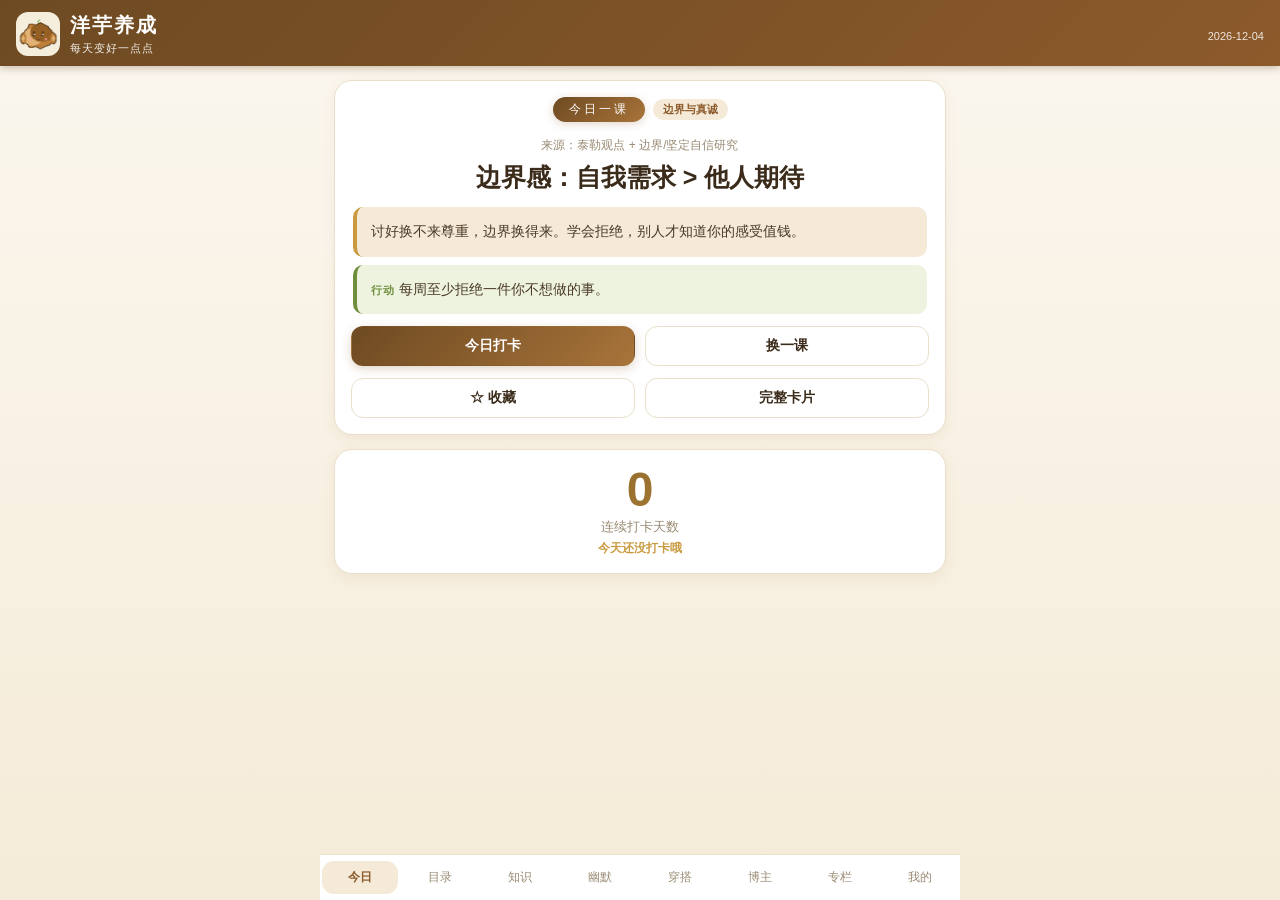
<file: index.html>
<!DOCTYPE html>
<html lang="zh-CN">
<head>
<meta charset="utf-8">
<meta name="viewport" content="width=device-width, initial-scale=1, viewport-fit=cover">
<meta name="theme-color" content="#8C5A2B">
<title>洋芋养成</title>
<link rel="manifest" href="manifest.webmanifest">
<link rel="icon" href="icons/icon-192.png">
<link rel="apple-touch-icon" href="icons/icon-180.png">
<link rel="stylesheet" href="style.css">
</head>
<body>

<header>
  <div class="head-left">
    <img class="logo" src="icons/icon-192.png" alt="洋芋养成">
    <div>
      <h1>洋芋养成</h1>
      <p id="headLine" class="head-line">每天变好一点点</p>
    </div>
  </div>
  <div id="headDate" class="head-date"></div>
</header>

<main>
  <!-- 今日 -->
  <section id="tab-today" class="tab active">
    <div class="card today-card">
      <div class="today-top">
        <span class="today-tag">今日一课</span>
        <span id="todayCat" class="cat-chip"></span>
      </div>
      <div class="today-src" id="todaySrc"></div>
      <div class="today-title" id="todayTitle"></div>
      <div class="detail" id="todayDetail"></div>
      <div class="detail act" id="todayAction"></div>
      <div class="btn-row">
        <button id="checkinBtn" class="btn primary">今日打卡</button>
        <button id="shuffleBtn" class="btn">换一课</button>
      </div>
      <div class="btn-row">
        <button id="favBtn" class="btn">☆ 收藏</button>
        <button id="fullBtn" class="btn">完整卡片</button>
      </div>
    </div>
    <div class="card streak-card">
      <div class="streak-num" id="streakNum">0</div>
      <div class="streak-label">连续打卡天数</div>
      <div class="streak-sub" id="streakSub">今天还没打卡哦</div>
    </div>
  </section>

  <!-- 知识库 -->
  <section id="tab-browse" class="tab">
    <div class="card">
      <input id="searchInput" class="search" type="search" placeholder="搜索标题 / 来源 / 关键词">
      <div class="chips-line wrap" id="catChips"></div>
    </div>
    <div id="cardList"></div>
  </section>

  <!-- 目录 -->
  <section id="tab-toc" class="tab">
    <div class="card">
      <div class="card-title">全部内容目录</div>
      <p class="hint">按分类查看全部卡片，点标题直接打开完整内容。总数：<span id="tocCount"></span></p>
    </div>
    <div id="tocList"></div>
  </section>

  <!-- 收藏 -->

  <!-- 幽默聊天 -->
  <section id="tab-humor" class="tab">
    <div class="card golden-card">
      <div class="today-top">
        <span class="today-tag">今日金句</span>
        <span id="goldenTag" class="cat-chip"></span>
      </div>
      <div class="golden-line" id="goldenLine"></div>
      <div class="btn-row">
        <button id="goldenCopyBtn" class="btn">复制</button>
        <button id="goldenShuffleBtn" class="btn primary">换一句</button>
      </div>
    </div>
    <div class="card practice-card">
      <div class="today-top">
        <span class="today-tag">撩人练习</span>
        <span id="practiceCat" class="cat-chip"></span>
      </div>
      <div class="today-src" id="practiceSrc"></div>
      <div class="today-title" id="practiceTitle"></div>
      <div class="example" id="practiceEx"></div>
      <div class="btn-row">
        <button id="practiceBtn" class="btn primary">练完打卡</button>
      </div>
      <div class="streak-sub" id="practiceStreakSub"></div>
    </div>
    <div class="card today-card">
      <div class="today-top">
        <span class="today-tag">今日一梗</span>
        <span id="humorCat" class="cat-chip"></span>
      </div>
      <div class="today-src" id="humorSrc"></div>
      <div class="today-title" id="humorTitle"></div>
      <div class="detail" id="humorDetail"></div>
      <div class="example" id="humorEx"></div>
      <div class="detail act" id="humorAction"></div>
      <div class="btn-row">
        <button id="humorShuffleBtn" class="btn primary">换一梗</button>
        <button id="humorFavBtn" class="btn">☆ 收藏</button>
      </div>
      <div class="btn-row">
        <button id="humorFullBtn" class="btn">完整卡片</button>
      </div>
    </div>
    <div class="card">
      <input id="humorSearch" class="search" type="search" placeholder="搜索幽默卡片 / 案例">
      <div class="chips-line wrap" id="humorChips"></div>
    </div>
    <div id="humorList"></div>
  </section>

  <!-- 穿搭 -->
  <section id="tab-style" class="tab">
    <div class="card">
      <div class="card-title">目标身材穿搭基准</div>
      <p class="hint">按你的完美状态（177-178cm / 70-72kg / 体脂12-14% / 肩118-122 / 腰74-76）定制，数字按这个身材计算。</p>
      <div id="styleBody" class="style-list"></div>
    </div>
    <div class="card">
      <div class="card-title">通用尺码规则（177cm）</div>
      <div id="styleRules" class="style-list"></div>
    </div>
    <div class="card">
      <div class="card-title">场景 × 穿搭</div>
      <p class="hint">每个场景标了：穿什么、配什么、为什么（研究依据）、避开什么、更合哪种气质的女生。</p>
      <div id="styleScenes"></div>
    </div>
    <div class="card">
      <div class="card-title">穿搭误区（已核对，去掉错误信息）</div>
      <div id="styleMyths" class="style-list"></div>
    </div>
  </section>

  <!-- 身材相似博主 -->
  <section id="tab-fashion" class="tab">
    <div class="card">
      <div class="card-title">身材相似 · 真实穿搭博主</div>
      <p class="hint">结合国内外主流媒体（小红书 / 抖音 / YouTube / Instagram 等），按你的目标身材（177-178cm / 70-72kg / 体脂12-14%）筛选的真实博主，按类型分为运动街头 / 休闲 / 日常通勤 / 日系 / 韩系 / 极简质感 / 高端正式 / 全能型。点类型才展开博主，每个类型内按粉丝/点赞从高到低排列；名字可一键复制，每条搭配后有视频/资料链接可跳转。</p>
      <p class="hint">目前收录 <b id="fashionCount">0</b> 位，持续更新。</p>
      <div class="btn-row">
        <button id="fashionToggleBtn" class="btn primary">全部展开 / 收起</button>
      </div>
    </div>
    <div id="fashionList"></div>
  </section>

  <!-- 专栏 -->
  <section id="tab-column" class="tab">
    <div class="card">
      <div class="card-title" id="colTitle"></div>
      <p class="hint" id="colIntro"></p>
    </div>
    <div id="columnBody"></div>
    <div class="card">
      <div class="card-title">火种·勇恋派 作品专栏</div>
      <div id="hzTrans"></div>
      <div id="hzProfile"></div>
      <input id="hzSearch" class="search" type="search" placeholder="搜索作品简介（如：破防 / 老板 / 中庸 / 包子）">
      <div class="hint">全量 351 条按置顶+点赞排序；283 条为口播视频无文字简介，仅列目录。主题卡片已并入\"知识\"与\"目录\"的「火种·勇恋派」分类。</div>
      <div id="hzList"></div>
    </div>
  </section>

  <!-- 我的 -->
  <section id="tab-me" class="tab">
    <div class="card">
      <div class="card-title">我的收藏 <span id="favCount" class="chip small"></span></div>
      <p class="hint">点卡片看完整内容，点 ☆ 取消收藏</p>
      <div id="favList"></div>
    </div>
    <div class="card">
      <div class="card-title">打卡记录</div>
      <div class="stat-row">
        <div class="stat"><b id="statStreak">0</b><span>连续天数</span></div>
        <div class="stat"><b id="statTotal">0</b><span>累计打卡</span></div>
        <div class="stat"><b id="statPractice">0</b><span>撩练打卡</span></div>
        <div class="stat"><b id="statFav">0</b><span>收藏卡片</span></div>
      </div>
    </div>
    <div class="card">
      <div class="card-title">证据说明</div>
      <ul class="notes">
        <li>卡片综合了抖音"火种泰勒"《情感原始人》等课程观点，与顶级文献/书籍对照筛选：Buss 1989 跨文化择偶研究、Rogers 1957 共情倾听、Gottman 婚姻研究、依恋理论、Dweck《Mindset》、Neff 自我同情、Clear《原子习惯》、Fogg《Tiny Habits》等。</li>
        <li>幽默板块依据：Bressler 等 2006（幽默生产与择偶）、Martin 2007（幽默四风格）、Keltner 等 2001（调侃即社交游戏）、Treger 等 2013（幽默=兴趣信号）、Huang 等 2015（嘲讽的边界）、Proyer（玩性与关系满意度）。</li>
        <li>穿搭板块依据：Elliot 等 2010（红色提升男性吸引力，J Exp Psychol Gen）、Vrij 1997（黑色感知研究）、ISASE 2024（颜色与力量感）、Fetscherin 2020（男性整洁度与胜任感）、Sell 2017（上肢力量线索）+ 第一印象/晕轮效应研究。</li>
        <li>扩充卡片库依据：Gable 2004（主动建设性回应）、Montoya 2008（相似性荟萃）、Aron 1997（自我表露）、Locke & Latham 2002（目标设定）、Gross 2015（情绪调节）、Leproult 2011（睡眠与睾酮）、Cheng & Tracy 2016（威望-支配）、Holt-Lunstad 2010（社交连接）+ 国内婚恋大数据（百合佳缘/珍爱网、北大 2014 实验）。</li>
        <li>原则：<b>有研究支持的留下，营销话术（操控潜意识/调情术/完美男性/打压式撩妹）明确标为误区</b>。</li>
        <li>资料来源仅作了解，不构成心理/医学建议；情绪持续低落请找专业咨询。</li>
      </ul>
    </div>
    <div class="card">
      <div class="card-title">数据</div>
      <div class="btn-row">
        <button id="exportBtn" class="btn">导出备份(JSON)</button>
        <label class="btn file-btn">导入备份<input type="file" id="importFile" accept=".json" hidden></label>
      </div>
      <div class="btn-row">
        <button id="clearDataBtn" class="btn danger">清空打卡与收藏</button>
      </div>
    </div>
  </section>
</main>

<!-- 完整卡片 -->
<div id="fullModal" class="modal hidden">
  <div class="modal-mask"></div>
  <div class="full-card">
    <div class="full-head">
      <span class="full-head-title">完整卡片</span>
      <span class="full-actions">
        <button id="modalCopy" class="mini-btn">复制</button>
        <button id="modalClose" class="mini-btn close">×</button>
      </span>
    </div>
    <div class="full-body">
      <div id="fullCat" class="cat-chip"></div>
      <div id="fullTitle" class="full-title"></div>
      <div id="fullSrc" class="full-src"></div>
      <div class="divider"></div>
      <div class="sec-label">内容</div>
      <div id="fullDetail" class="detail"></div>
      <div class="divider"></div>
      <div class="sec-label">案例</div>
      <div id="fullEx" class="example"></div>
      <div class="divider"></div>
      <div class="sec-label">行动</div>
      <div id="fullAction" class="detail act"></div>
    </div>
  </div>
</div>

<nav id="bottomNav">
  <button data-tab="today" class="active">今日</button>
  <button data-tab="toc">目录</button>
  <button data-tab="browse">知识</button>
  <button data-tab="humor">幽默</button>
  <button data-tab="style">穿搭</button>
  <button data-tab="fashion">博主</button>
  <button data-tab="column">专栏</button>
  <button data-tab="me">我的</button>
</nav>

<div id="toast" class="toast hidden"></div>

<script src="cards.js"></script>
<script src="banter.js"></script>
<script src="growth.js"></script>
<script src="style.js"></script>
<script src="fashion-people.js"></script>
<script src="huozhong.js"></script>
<script src="huozhong-works.js"></script>
<script src="huozhong-transcripts.js"></script>
<script src="column.js"></script>
<script src="app.js"></script>
</body>
</html>
</file>
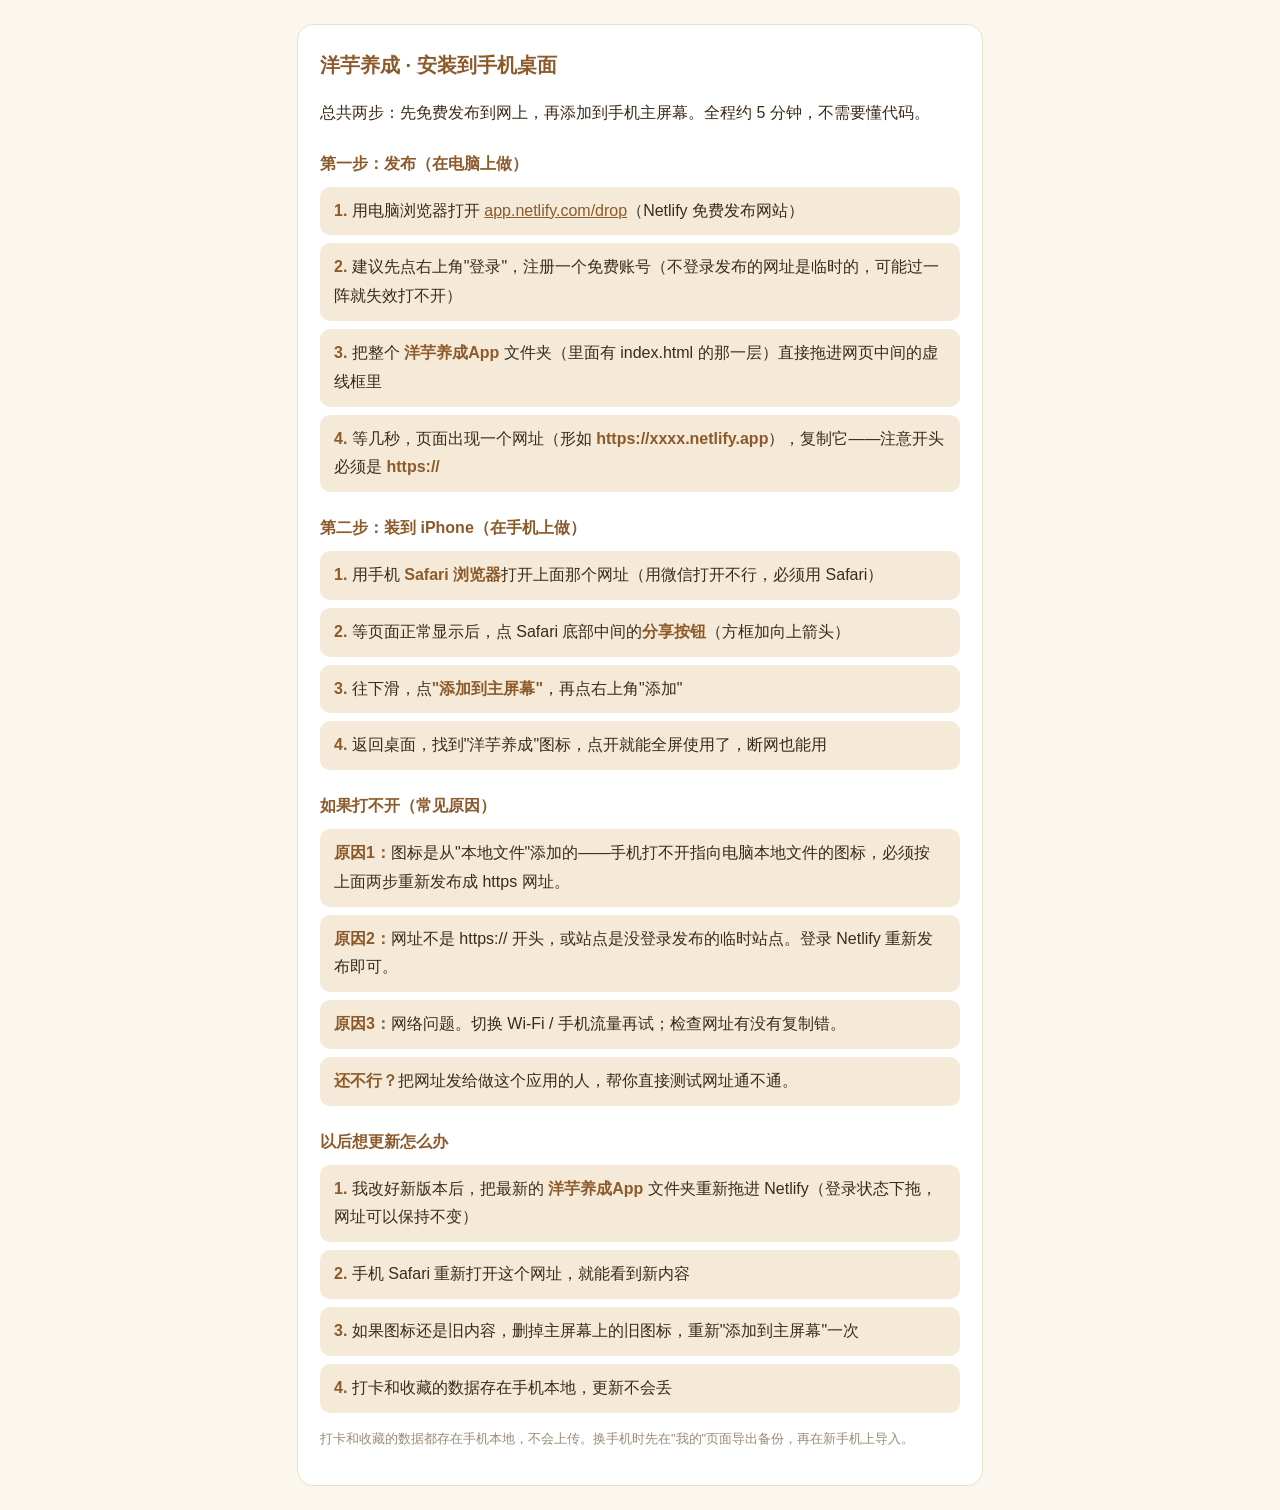
<file: 安装说明.html>
<!DOCTYPE html>
<html lang="zh-CN">
<head>
<meta charset="utf-8">
<meta name="viewport" content="width=device-width, initial-scale=1">
<title>洋芋养成 · 安装说明</title>
<style>
body{font-family:"PingFang SC","Microsoft YaHei",sans-serif;background:#FBF7EF;color:#3B2B1A;margin:0;padding:24px 16px;line-height:1.8}
.wrap{max-width:640px;margin:0 auto;background:#fff;border:1px solid #EADFCB;border-radius:16px;padding:22px}
h1{font-size:20px;color:#8C5A2B;margin:0 0 6px}
h2{font-size:16px;margin:22px 0 8px;color:#8C5A2B}
.step{background:#F4EAD7;border-radius:10px;padding:10px 14px;margin:8px 0}
.step b{color:#8C5A2B}
.tip{font-size:13px;color:#9A8B74;margin-top:14px}
a{color:#8C5A2B}
</style>
</head>
<body>
<div class="wrap">
<h1>洋芋养成 · 安装到手机桌面</h1>
<p>总共两步：先免费发布到网上，再添加到手机主屏幕。全程约 5 分钟，不需要懂代码。</p>

<h2>第一步：发布（在电脑上做）</h2>
<div class="step"><b>1.</b> 用电脑浏览器打开 <a href="https://app.netlify.com/drop" target="_blank">app.netlify.com/drop</a>（Netlify 免费发布网站）</div>
<div class="step"><b>2.</b> 建议先点右上角"登录"，注册一个免费账号（不登录发布的网址是临时的，可能过一阵就失效打不开）</div>
<div class="step"><b>3.</b> 把整个 <b>洋芋养成App</b> 文件夹（里面有 index.html 的那一层）直接拖进网页中间的虚线框里</div>
<div class="step"><b>4.</b> 等几秒，页面出现一个网址（形如 <b>https://xxxx.netlify.app</b>），复制它——注意开头必须是 <b>https://</b></div>

<h2>第二步：装到 iPhone（在手机上做）</h2>
<div class="step"><b>1.</b> 用手机 <b>Safari 浏览器</b>打开上面那个网址（用微信打开不行，必须用 Safari）</div>
<div class="step"><b>2.</b> 等页面正常显示后，点 Safari 底部中间的<b>分享按钮</b>（方框加向上箭头）</div>
<div class="step"><b>3.</b> 往下滑，点<b>"添加到主屏幕"</b>，再点右上角"添加"</div>
<div class="step"><b>4.</b> 返回桌面，找到"洋芋养成"图标，点开就能全屏使用了，断网也能用</div>

<h2>如果打不开（常见原因）</h2>
<div class="step"><b>原因1：</b>图标是从"本地文件"添加的——手机打不开指向电脑本地文件的图标，必须按上面两步重新发布成 https 网址。</div>
<div class="step"><b>原因2：</b>网址不是 https:// 开头，或站点是没登录发布的临时站点。登录 Netlify 重新发布即可。</div>
<div class="step"><b>原因3：</b>网络问题。切换 Wi-Fi / 手机流量再试；检查网址有没有复制错。</div>
<div class="step"><b>还不行？</b>把网址发给做这个应用的人，帮你直接测试网址通不通。</div>

<h2>以后想更新怎么办</h2>
<div class="step"><b>1.</b> 我改好新版本后，把最新的 <b>洋芋养成App</b> 文件夹重新拖进 Netlify（登录状态下拖，网址可以保持不变）</div>
<div class="step"><b>2.</b> 手机 Safari 重新打开这个网址，就能看到新内容</div>
<div class="step"><b>3.</b> 如果图标还是旧内容，删掉主屏幕上的旧图标，重新"添加到主屏幕"一次</div>
<div class="step"><b>4.</b> 打卡和收藏的数据存在手机本地，更新不会丢</div>

<p class="tip">打卡和收藏的数据都存在手机本地，不会上传。换手机时先在"我的"页面导出备份，再在新手机上导入。</p>
</div>
</body>
</html>
</file>
<file: style.css>
:root {
  --paper: #FBF7EF;
  --card: #FFFFFF;
  --ink: #3B2B1A;
  --potato: #8C5A2B;
  --potato2: #A8743A;
  --gold: #C99A3F;
  --green: #6F8F3C;
  --line: #EADFCB;
  --muted: #9A8B74;
  --cream: #F4EAD7;
}
* { box-sizing: border-box; -webkit-tap-highlight-color: transparent; }
html, body { margin: 0; padding: 0; }
body {
  font-family: "PingFang SC", "Microsoft YaHei", "Hiragino Sans GB", sans-serif;
  background: linear-gradient(180deg, #FBF7EF 0%, #F5EBD8 100%);
  background-attachment: fixed;
  color: var(--ink);
  padding-bottom: 76px;
}
header {
  position: sticky; top: 0; z-index: 20;
  display: flex; align-items: center; justify-content: space-between;
  padding: 12px 16px calc(10px + env(safe-area-inset-top));
  background: linear-gradient(135deg, #6E4A22, var(--potato));
  color: #fff;
  box-shadow: 0 2px 8px rgba(110,74,34,.35);
}
.head-left { display: flex; align-items: center; gap: 10px; }
.logo { width: 44px; height: 44px; border-radius: 12px; background: #fff; }
h1 { margin: 0; font-size: 20px; letter-spacing: 2px; }
.head-line { margin: 2px 0 0; font-size: 11px; opacity: .9; letter-spacing: 1px; }
.head-date { font-size: 11px; opacity: .85; margin-top: 3px; text-align: right; }

main { max-width: 640px; margin: 0 auto; padding: 14px 14px 24px; }
.tab { display: none; }
.tab.active { display: block; animation: fade .25s ease; }
@keyframes fade { from { opacity: 0; transform: translateY(4px); } to { opacity: 1; } }

.card {
  background: var(--card);
  border: 1px solid var(--line);
  border-radius: 18px;
  padding: 16px;
  margin-bottom: 14px;
  box-shadow: 0 4px 14px rgba(140,90,43,.07);
}
.card-title {
  font-size: 15px; font-weight: 800; color: var(--potato); margin-bottom: 10px;
  display: flex; align-items: center; gap: 6px;
}
.card-title::before {
  content: ""; flex: none; width: 4px; height: 15px; border-radius: 2px;
  background: linear-gradient(180deg, var(--gold), var(--potato2));
}
.today-card { text-align: center; }
.today-top { display: flex; align-items: center; justify-content: center; gap: 8px; flex-wrap: wrap; }
.today-tag {
  padding: 4px 16px; border-radius: 999px;
  background: linear-gradient(135deg, #6E4A22, var(--potato2)); color: #fff;
  font-size: 12px; letter-spacing: 3px; box-shadow: 0 2px 8px rgba(140,90,43,.25);
}
.cat-chip {
  display: inline-block; padding: 3px 10px; border-radius: 999px;
  background: var(--cream); color: var(--potato); font-size: 11px; font-weight: 600;
}
.today-src { margin: 14px 4px 4px; font-size: 12px; color: var(--muted); line-height: 1.6; }
.today-title {
  margin: 4px 4px 10px;
  font-size: clamp(18px, 5.4vw, 25px);
  font-weight: 800;
  line-height: 1.5;
  color: var(--ink);
}
.golden-card { text-align: center; background: linear-gradient(160deg, #FFF9EA, #FFF1D6); }
.golden-line {
  margin: 14px 4px 4px;
  font-size: clamp(16px, 4.8vw, 21px);
  font-weight: 700;
  line-height: 1.7;
  color: #6E4A22;
}
.practice-card { text-align: center; }
.detail {
  text-align: left;
  background: var(--cream);
  border-left: 4px solid var(--gold);
  border-radius: 10px;
  padding: 12px 14px;
  font-size: 14px;
  line-height: 1.85;
  color: #4A3A26;
  white-space: pre-line;
  margin: 8px 2px 2px;
}
.detail.act {
  background: #EDF3DF;
  border-left-color: var(--green);
}
.detail.act::before { content: "行动 "; font-size: 11px; color: var(--green); letter-spacing: 1px; font-weight: 700; }
.example {
  text-align: left;
  background: #FFF6E0;
  border: 1px dashed var(--gold);
  border-radius: 10px;
  padding: 12px 14px;
  font-size: 13px;
  line-height: 1.8;
  color: #5A4A2E;
  white-space: pre-line;
  margin: 8px 2px 2px;
}
.example::before { content: "案例 "; font-size: 11px; color: var(--gold); letter-spacing: 1px; font-weight: 700; }

.btn {
  appearance: none; border: 1px solid var(--line); background: #fff;
  color: var(--ink); border-radius: 12px; padding: 10px 14px;
  font-size: 14px; cursor: pointer; font-weight: 600; transition: transform .12s ease, box-shadow .12s ease;
}
.btn:active { transform: scale(.97); }
.btn.primary { background: linear-gradient(135deg, #6E4A22, var(--potato2)); border-color: transparent; color: #fff; box-shadow: 0 3px 10px rgba(140,90,43,.25); }
.btn.primary.done { background: var(--green); border-color: var(--green); }
.btn.danger { border-color: #E2B7B0; color: #B4503E; }
.btn.file-btn { display: inline-block; }
.btn-row { display: flex; gap: 10px; margin-top: 12px; }
.btn-row .btn { flex: 1; }

.streak-card { text-align: center; }
.streak-num {
  font-size: 48px; font-weight: 800; line-height: 1;
  background: linear-gradient(135deg, #6E4A22, var(--gold));
  -webkit-background-clip: text; background-clip: text; color: transparent;
}
.streak-label { margin-top: 4px; font-size: 13px; color: var(--muted); }
.streak-sub { margin-top: 4px; font-size: 12px; color: var(--gold); font-weight: 600; }

.chips-line { display: flex; gap: 6px; align-items: center; flex-wrap: nowrap; overflow-x: auto; }
.chips-line.wrap { flex-wrap: wrap; overflow: visible; }
.chips-line .chip {
  border: 1px solid var(--line); color: var(--muted); background: #fff;
  border-radius: 999px; padding: 5px 11px; font-size: 12px; cursor: pointer;
}
.chips-line .chip.on { background: var(--potato); border-color: var(--potato); color: #fff; }
.chip.small { font-size: 11px; background: var(--cream); color: var(--potato); border: none; padding: 2px 8px; }

.search {
  width: 100%; padding: 11px 14px; font-size: 15px;
  border: 1px solid var(--line); border-radius: 12px; background: #fff;
  margin-bottom: 10px; color: var(--ink);
}
.search:focus { outline: none; border-color: var(--gold); box-shadow: 0 0 0 3px rgba(201,154,63,.15); }

.point-item {
  background: var(--card); border: 1px solid var(--line); border-radius: 14px;
  padding: 12px 14px; margin-bottom: 10px;
  display: flex; justify-content: space-between; gap: 10px; align-items: flex-start;
  cursor: pointer;
}
.point-item .ppath { font-size: 11px; color: var(--muted); margin: 0 0 3px; line-height: 1.5; font-weight: 600; }
.point-item .ptitle { font-size: 15px; font-weight: 700; line-height: 1.5; margin: 0 0 5px; }
.point-item .pdetail {
  font-size: 12px; color: #7A6A52; line-height: 1.55; margin: 0 0 2px;
  white-space: pre-line;
  display: -webkit-box; -webkit-line-clamp: 2; -webkit-box-orient: vertical; overflow: hidden;
}
.point-item .star {
  flex: none; border: none; background: none; font-size: 22px; cursor: pointer;
  color: #D8CBB3; padding: 2px;
}
.point-item .star.on { color: var(--gold); }
.empty { text-align: center; color: var(--muted); padding: 28px 0; font-size: 14px; }

.stat-row { display: flex; gap: 8px; }
.stat {
  flex: 1; text-align: center; background: var(--cream);
  border-radius: 12px; padding: 12px 4px;
}
.stat b { display: block; font-size: 24px; color: var(--potato); }
.stat span { font-size: 12px; color: var(--muted); }
.hint { font-size: 12px; color: var(--muted); line-height: 1.6; margin: 8px 0 0; }
.notes { margin: 0; padding-left: 18px; font-size: 13px; color: #5A4A35; line-height: 1.9; }
.notes b { color: var(--potato); }

/* 穿搭板块 */
.style-list{display:flex;flex-direction:column;gap:8px}
.style-row{display:flex;gap:8px;align-items:baseline;background:var(--cream);border-radius:10px;padding:9px 11px;font-size:13px;line-height:1.6}
.style-row b{flex:none;min-width:72px;color:var(--potato)}
.style-row span{flex:1;color:#4A3A26}
.style-row em{flex:1;color:var(--muted);font-style:normal}
.style-row.myth b{min-width:112px}
.scene-card{border:1px solid var(--line);border-radius:12px;padding:12px;margin-bottom:12px;background:#fff}
.scene-head{display:flex;justify-content:space-between;align-items:baseline;gap:8px;margin-bottom:8px}
.scene-head b{font-size:15px;color:var(--potato)}
.scene-type{font-size:12px;color:var(--muted);text-align:right;line-height:1.5}
.scene-outfit{background:var(--cream);border-radius:10px;padding:8px 10px;margin-bottom:8px}
.scene-row{display:flex;gap:8px;font-size:12px;line-height:1.6;padding:3px 0;border-bottom:1px dashed var(--line)}
.scene-row:last-child{border-bottom:none}
.scene-part{flex:none;width:52px;font-weight:700;color:var(--potato)}
.scene-item{flex:1;color:#4A3A26}
.scene-color{flex:none;color:var(--gold);font-size:11px}
.scene-note{font-size:12px;color:#5A4A35;line-height:1.6;margin:6px 0}
.scene-note.bad .ev-label{color:#B4503E}
.ev-label{display:inline-block;font-size:11px;font-weight:700;color:var(--gold);letter-spacing:1px;margin-right:6px}

/* 身材相似博主 */
.fash-cat{margin-bottom:18px}
.fash-cat-head{display:flex;align-items:center;justify-content:space-between;gap:10px;width:100%;border:1px solid var(--line);background:var(--card);border-radius:14px;padding:14px 16px;cursor:pointer;font-family:inherit;box-shadow:0 1px 4px rgba(140,90,43,.08)}
.fash-cat-head:active{transform:scale(.99)}
.fash-cat-name{font-size:17px;font-weight:800;color:var(--potato);letter-spacing:1px;position:relative;padding-left:12px}
.fash-cat-name::before{content:"";position:absolute;left:0;top:50%;transform:translateY(-50%);width:5px;height:18px;border-radius:3px;background:var(--gold)}
.fash-cat-meta{font-size:11px;color:var(--muted);background:var(--cream);border-radius:999px;padding:3px 10px;font-weight:600;white-space:nowrap}
.fash-cat-arrow{flex:none;font-size:14px;color:var(--gold);font-weight:700}
.fash-cat-desc{font-size:12px;color:var(--muted);line-height:1.6;margin:0 2px 10px}
.fash-head{display:flex;justify-content:space-between;align-items:flex-start;gap:10px;margin-bottom:10px}
.fash-name{font-size:16px;font-weight:800;color:var(--potato);line-height:1.4}
.fash-platform{font-size:12px;color:var(--muted);margin-top:4px;line-height:1.5}
.fash-stats{display:inline-block;margin-top:6px;font-size:11px;color:#6E4A22;background:#FFF6E0;border:1px solid var(--gold);border-radius:999px;padding:2px 10px;font-weight:600}
.fash-actions{flex:none;display:flex;flex-direction:column;gap:6px;align-items:stretch}
.mini-copy{border:1px solid var(--gold);background:#FFF6E0;color:#6E4A22;border-radius:8px;padding:5px 10px;font-size:12px;cursor:pointer;font-weight:600;white-space:nowrap}
.mini-copy:active{transform:scale(.96)}
.fash-link{display:inline-block;border:1px solid var(--line);background:var(--cream);color:var(--potato);border-radius:8px;padding:5px 10px;font-size:12px;text-decoration:none;font-weight:600;text-align:center;white-space:nowrap}
.fash-style{background:var(--cream);border-left:3px solid var(--gold);border-radius:10px;padding:9px 11px;font-size:13px;line-height:1.7;color:#4A3A26;margin-bottom:10px}
.fash-tips{background:#EDF3DF;border-radius:10px;padding:10px 12px;margin-bottom:10px}
.fash-tips .sec-label{color:var(--green);margin-bottom:6px}
.fash-tips ul{margin:0;padding-left:16px;font-size:12px;color:#4A3A26;line-height:1.8}
.fash-outfit{border:1px solid var(--line);border-radius:10px;padding:10px 12px;margin-bottom:8px;background:#fff}
.fash-outfit:last-child{margin-bottom:0}
.fash-o-head{display:flex;justify-content:space-between;align-items:center;gap:8px;margin-bottom:5px}
.fash-o-head b{font-size:13px;color:var(--ink);line-height:1.5}
.fash-o-d{font-size:12px;color:#5A4A35;line-height:1.7}

/* 火种·勇恋派 作品专栏 */
.hz-profile{background:var(--cream);border:1px solid var(--line);border-radius:12px;padding:12px;margin-bottom:10px}
.hz-name{font-size:16px;font-weight:800;color:var(--potato)}
.hz-stats{font-size:12px;color:var(--gold);font-weight:600;margin-top:4px}
.hz-sig{font-size:12px;color:#4A3A26;line-height:1.7;margin-top:6px}
.hz-note{font-size:11px;color:var(--muted);line-height:1.7;margin-top:6px}
.hz-item{border:1px solid var(--line);border-radius:10px;padding:9px 12px;margin-bottom:8px;background:#fff}
.hz-meta{display:flex;gap:8px;align-items:center;flex-wrap:wrap;font-size:11px;color:var(--muted);margin-bottom:4px}
.hz-likes{color:var(--potato);font-weight:700}
.hz-pin{background:var(--gold);color:#fff;border-radius:999px;padding:1px 8px;font-size:10px;font-weight:700}
.hz-desc{font-size:12px;color:#5A4A35;line-height:1.6}
.hz-trans-head{font-size:15px;font-weight:800;color:var(--potato);letter-spacing:1px}
.hz-t-card{border:1px solid var(--line);border-radius:12px;padding:12px;margin-bottom:10px;background:#fff}
.hz-t-title{font-size:14px;font-weight:800;color:var(--ink);line-height:1.5;margin-bottom:4px}
.hz-t-summary{font-size:12px;color:#4A3A26;line-height:1.75;margin-top:6px}
.hz-t-quotes{margin-top:6px;background:var(--cream);border-left:3px solid var(--gold);border-radius:8px;padding:8px 10px}
.hz-t-quotes p{font-size:12px;color:#5A4A2E;line-height:1.7;margin:4px 0}
.hz-t-full{margin-top:8px}
.hz-t-full summary{font-size:12px;color:var(--potato);font-weight:700;cursor:pointer}
.hz-t-text{font-size:11px;color:#6A5A42;line-height:1.8;background:#FAF6EC;border:1px dashed var(--line);border-radius:8px;padding:10px;margin-top:6px;max-height:360px;overflow-y:auto;white-space:pre-line}

/* 目录 */
.toc-cat{padding:0}
.toc-head{width:100%;display:flex;align-items:center;gap:8px;border:none;background:none;padding:13px 16px;font-size:15px;font-weight:700;color:var(--potato);cursor:pointer}
.toc-arrow{color:var(--gold);font-size:13px}
.toc-name{flex:1;text-align:left}
.toc-n{font-size:11px;color:var(--muted);background:var(--cream);border-radius:999px;padding:2px 8px}
.toc-items{border-top:1px solid var(--line);padding:8px}
.toc-item{padding:9px 10px;font-size:13px;line-height:1.5;border-radius:8px;cursor:pointer;color:#4A3A26}
.toc-item:hover{background:var(--cream)}
.toc-item:active{background:#F0E2C8}

/* 专栏 */
.col-row{border-left:3px solid var(--gold);background:var(--cream);border-radius:10px;padding:9px 11px;margin:8px 0}
.col-row.myth{border-left-color:#B4503E;background:#FBF0EC}
.col-t{font-weight:700;font-size:13px;color:var(--potato);margin-bottom:3px}
.col-d{font-size:12px;color:#5A4A35;line-height:1.7}
.col-ref{font-size:12px;color:var(--muted);line-height:1.8}

#bottomNav {
  position: fixed; left: 0; right: 0; bottom: 0; z-index: 30;
  display: flex; background: #fff;
  border-top: 1px solid var(--line);
  padding-bottom: env(safe-area-inset-bottom);
  max-width: 640px; margin: 0 auto;
}
#bottomNav button {
  flex: 1; border: none; background: none; margin: 6px 2px; border-radius: 12px;
  padding: 8px 0 8px; font-size: 12px; color: var(--muted); letter-spacing: 0; cursor: pointer;
  transition: background .15s ease, color .15s ease;
}
#bottomNav button.active { background: var(--cream); color: var(--potato); font-weight: 800; }

.toast {
  position: fixed; left: 50%; bottom: 92px; transform: translateX(-50%);
  background: rgba(92,61,27,.94); color: #fff;
  padding: 10px 18px; border-radius: 999px; font-size: 13px; z-index: 99;
  white-space: nowrap;
}
.hidden { display: none !important; }

/* 完整卡片弹窗 */
.modal { position: fixed; inset: 0; z-index: 60; display: flex; align-items: center; justify-content: center; padding: 18px; }
.modal-mask { position: absolute; inset: 0; background: rgba(59,43,26,.55); }
.full-card {
  position: relative; width: 100%; max-width: 560px; max-height: 86vh;
  background: #fff; border-radius: 18px; overflow: hidden;
  display: flex; flex-direction: column;
  box-shadow: 0 16px 48px rgba(0,0,0,.3);
  animation: pop .22s ease;
}
@keyframes pop { from { transform: scale(.94); opacity: .5; } to { transform: none; opacity: 1; } }
.full-head {
  display: flex; justify-content: space-between; align-items: center;
  padding: 13px 16px; background: var(--potato); color: #fff;
}
.full-head-title { font-size: 14px; font-weight: 800; letter-spacing: 2px; }
.full-actions { display: flex; gap: 8px; align-items: center; }
.mini-btn {
  border: 1px solid rgba(255,255,255,.5); background: none; color: #fff;
  border-radius: 8px; padding: 4px 12px; font-size: 12px; cursor: pointer;
}
.mini-btn.close { border: none; font-size: 22px; line-height: 1; padding: 2px 6px; }
.full-body {
  flex: 1 1 auto; min-height: 0; overflow-y: auto;
  -webkit-overflow-scrolling: touch; overscroll-behavior: contain;
  padding: 16px 18px calc(20px + env(safe-area-inset-bottom));
}
.full-title { font-size: 21px; font-weight: 800; line-height: 1.5; margin: 10px 0 0; }
.full-src { font-size: 12px; color: var(--muted); margin: 6px 0 0; }
.divider { height: 1px; background: var(--line); margin: 14px 0 12px; }
.sec-label { font-size: 11px; color: var(--muted); letter-spacing: 2px; margin-bottom: 6px; font-weight: 700; }
</file>
